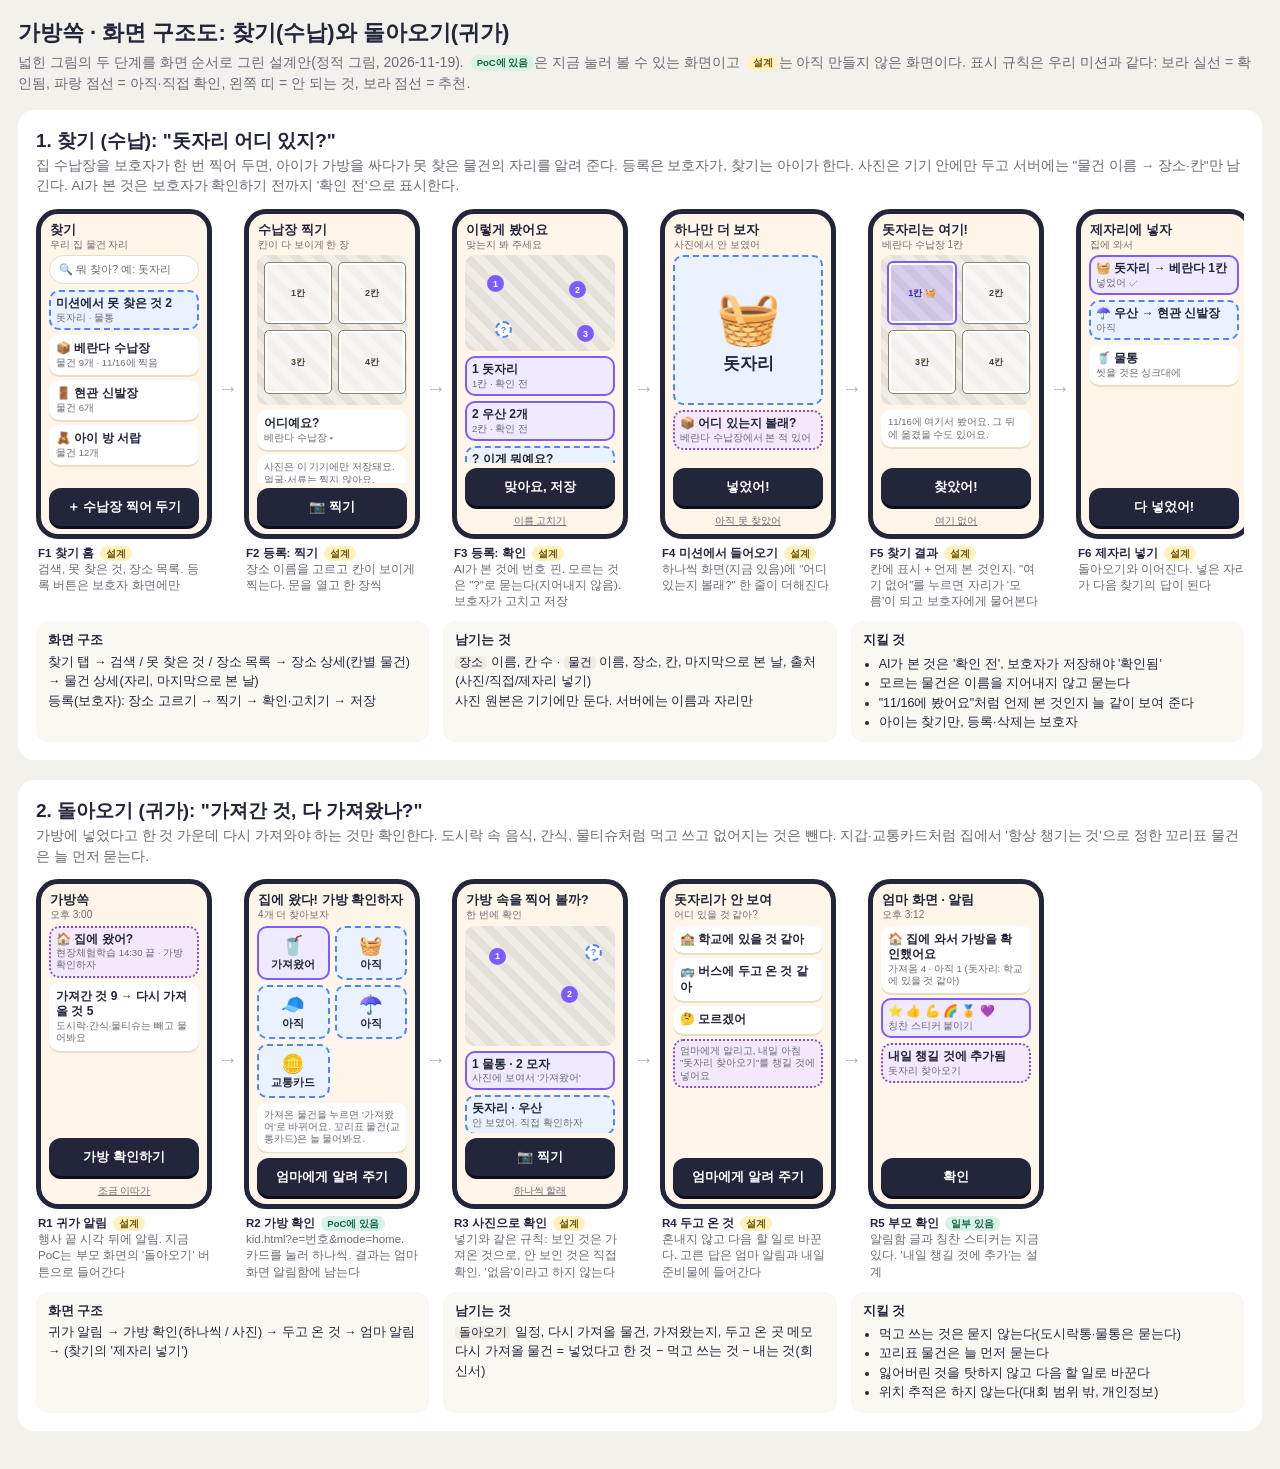
<file: docs/demo/app/design/uiux.html>
<!doctype html>
<html lang="ko"><head><meta charset="utf-8"><meta name="viewport" content="width=device-width,initial-scale=1">
<title>가방쏙 · 화면 구조도: 찾기(수납)와 돌아오기(귀가)</title>
<style>
:root{--ink:#23263a;--sub:#6b6a75;--bg:#fff6e9;--paper:#fff;--edge:#eadcc5;--done:#7c5cff;--dsoft:#efeaff;--todo:#4f86f7;--tsoft:#eaf1ff;--warn:#b8432f;--wsoft:#fde9e4;--rec:#8a4fb0;--rsoft:#f3e9fb;--y:#fff1bf;--g:#d8f3e6}
*{box-sizing:border-box}body{margin:0;background:#f3f1ec;color:var(--ink);font-family:-apple-system,"Apple SD Gothic Neo","Noto Sans KR",sans-serif}
.wrap{max-width:1290px;margin:0 auto;padding:18px}
h1{font-size:22px;margin:0 0 4px}.lead{color:var(--sub);font-size:14px;margin:0 0 16px;line-height:1.5}
section{background:#fff;border-radius:16px;padding:18px;margin:0 0 20px}
h2{font-size:19px;margin:0 0 2px}h3{font-size:14px;margin:14px 0 6px}.why{color:var(--sub);font-size:13.5px;margin:0 0 12px;line-height:1.5}
.flow{display:flex;gap:6px;align-items:flex-start;overflow-x:auto;padding-bottom:6px}
.step{flex:none;width:176px}.arrow{flex:none;align-self:center;font-size:20px;color:#b9b2a4;margin-top:-40px}
.ph{width:176px;height:330px;border:5px solid #23263a;border-radius:22px;background:var(--bg);overflow:hidden;display:flex;flex-direction:column;font-size:11px;position:relative}
.top{padding:8px 9px 4px;font-weight:800;font-size:13px;line-height:1.25}.top small{display:block;font-weight:400;color:var(--sub);font-size:10px;margin-top:1px}
.b{flex:1;padding:0 8px;overflow:hidden}
.c{background:var(--paper);border-radius:10px;padding:6px 7px;margin-bottom:5px;box-shadow:0 2px 0 var(--edge);line-height:1.3}
.c b{font-size:12px}.c small{display:block;color:var(--sub);font-size:9.5px}
.c.d{background:var(--dsoft);outline:2px solid var(--done);outline-offset:-2px;box-shadow:none}.c.t{background:var(--tsoft);outline:2px dashed var(--todo);outline-offset:-2px;box-shadow:none}
.c.w{background:var(--wsoft);border-left:5px solid var(--warn);box-shadow:none}.c.r{background:var(--rsoft);outline:2px dotted var(--rec);outline-offset:-2px;box-shadow:none}
.cta{margin:5px 8px 8px;border-radius:12px;background:var(--ink);color:#fff;text-align:center;font-weight:800;font-size:13px;padding:10px 4px;box-shadow:0 3px 0 #0c0e19}
.sub{font-size:10px;color:var(--sub);text-align:center;text-decoration:underline;margin:0 0 6px}
.photo{height:96px;border-radius:9px;background:repeating-linear-gradient(45deg,#e5e1d8,#e5e1d8 8px,#f0ede6 8px,#f0ede6 16px);position:relative;margin-bottom:5px}
.slot{position:absolute;border:2px solid #fff;outline:1.5px solid #8a8273;border-radius:4px;font-size:9px;font-weight:700;color:#4a4335;display:flex;align-items:center;justify-content:center;background:rgba(255,255,255,.55)}
.slot.hit{outline:2.5px solid var(--done);background:rgba(124,92,255,.22);color:#3b23a8}
.pin{position:absolute;width:17px;height:17px;border-radius:50%;background:var(--done);color:#fff;font-size:9px;font-weight:800;display:flex;align-items:center;justify-content:center}
.pin.q{background:#fff;color:var(--todo);border:2px dashed var(--todo)}
.grid{display:grid;grid-template-columns:1fr 1fr;gap:5px}.tile{background:var(--paper);border-radius:10px;height:54px;display:flex;flex-direction:column;align-items:center;justify-content:center;font-weight:800;font-size:11px;box-shadow:0 2px 0 var(--edge)}
.tile span{font-size:19px}.tile.d{background:var(--dsoft);outline:2px solid var(--done);outline-offset:-2px;box-shadow:none}.tile.t{background:var(--tsoft);outline:2px dashed var(--todo);outline-offset:-2px;box-shadow:none}
.cap{font-size:11.5px;color:var(--ink);margin:6px 2px 0;line-height:1.4}.cap b{display:block}.cap i{font-style:normal;color:var(--sub)}
.tag{display:inline-block;font-size:9.5px;border-radius:99px;padding:1px 6px;font-weight:700;margin-left:3px;vertical-align:middle}
.tag.now{background:var(--g);color:#14633f}.tag.next{background:var(--y);color:#6b5200}
.search{background:#fff;border:1.5px solid var(--edge);border-radius:99px;padding:6px 9px;color:var(--sub);margin-bottom:6px}
.cols{display:grid;grid-template-columns:1fr 1fr 1fr;gap:14px;margin-top:6px}.cols>div{background:#faf8f3;border-radius:12px;padding:10px 12px;font-size:12.5px;line-height:1.55}
.cols b{display:block;margin-bottom:2px}.cols code{background:#efece4;border-radius:4px;padding:0 4px;font-size:11.5px}
ul{margin:4px 0 0;padding-left:16px}
</style></head><body><div class="wrap">
<h1>가방쏙 · 화면 구조도: 찾기(수납)와 돌아오기(귀가)</h1>
<p class="lead">넓힌 그림의 두 단계를 화면 순서로 그린 설계안(정적 그림, 2026-11-19). <span class="tag now">PoC에 있음</span>은 지금 눌러 볼 수 있는 화면이고 <span class="tag next">설계</span>는 아직 만들지 않은 화면이다. 표시 규칙은 우리 미션과 같다: 보라 실선 = 확인됨, 파랑 점선 = 아직·직접 확인, 왼쪽 띠 = 안 되는 것, 보라 점선 = 추천.</p>

<section><h2>1. 찾기 (수납): "돗자리 어디 있지?"</h2>
<p class="why">집 수납장을 보호자가 한 번 찍어 두면, 아이가 가방을 싸다가 못 찾은 물건의 자리를 알려 준다. 등록은 보호자가, 찾기는 아이가 한다. 사진은 기기 안에만 두고 서버에는 "물건 이름 → 장소·칸"만 남긴다. AI가 본 것은 보호자가 확인하기 전까지 '확인 전'으로 표시한다.</p>
<div class="flow">
<div class="step"><div class="ph"><div class="top">찾기<small>우리 집 물건 자리</small></div><div class="b">
<div class="search">🔍 뭐 찾아? 예: 돗자리</div>
<div class="c t"><b>미션에서 못 찾은 것 2</b><small>돗자리 · 물통</small></div>
<div class="c"><b>📦 베란다 수납장</b><small>물건 9개 · 11/16에 찍음</small></div>
<div class="c"><b>🚪 현관 신발장</b><small>물건 6개</small></div>
<div class="c"><b>🧸 아이 방 서랍</b><small>물건 12개</small></div>
</div><div class="cta">＋ 수납장 찍어 두기</div></div>
<div class="cap"><b>F1 찾기 홈 <span class="tag next">설계</span></b><i>검색, 못 찾은 것, 장소 목록. 등록 버튼은 보호자 화면에만</i></div></div>
<div class="arrow">→</div>
<div class="step"><div class="ph"><div class="top">수납장 찍기<small>칸이 다 보이게 한 장</small></div><div class="b">
<div class="photo" style="height:150px"><div class="slot" style="left:8px;top:8px;width:66px;height:60px">1칸</div><div class="slot" style="left:82px;top:8px;width:66px;height:60px">2칸</div><div class="slot" style="left:8px;top:76px;width:66px;height:62px">3칸</div><div class="slot" style="left:82px;top:76px;width:66px;height:62px">4칸</div></div>
<div class="c"><b>어디예요?</b><small>베란다 수납장 ▾</small></div>
<div class="c"><small>사진은 이 기기에만 저장돼요. 얼굴·서류는 찍지 않아요.</small></div>
</div><div class="cta">📷 찍기</div></div>
<div class="cap"><b>F2 등록: 찍기 <span class="tag next">설계</span></b><i>장소 이름을 고르고 칸이 보이게 찍는다. 문을 열고 한 장씩</i></div></div>
<div class="arrow">→</div>
<div class="step"><div class="ph"><div class="top">이렇게 봤어요<small>맞는지 봐 주세요</small></div><div class="b">
<div class="photo"><div class="pin" style="left:22px;top:20px">1</div><div class="pin" style="left:104px;top:26px">2</div><div class="pin q" style="left:30px;top:66px">?</div><div class="pin" style="left:112px;top:70px">3</div></div>
<div class="c d"><b>1 돗자리</b><small>1칸 · 확인 전</small></div>
<div class="c d"><b>2 우산 2개</b><small>2칸 · 확인 전</small></div>
<div class="c t"><b>? 이게 뭐예요?</b><small>3칸 · 이름을 적어 주세요</small></div>
<div class="c d"><b>3 물통</b><small>4칸 · 확인 전</small></div>
</div><div class="cta">맞아요, 저장</div><div class="sub">이름 고치기</div></div>
<div class="cap"><b>F3 등록: 확인 <span class="tag next">설계</span></b><i>AI가 본 것에 번호 핀. 모르는 것은 "?"로 묻는다(지어내지 않음). 보호자가 고치고 저장</i></div></div>
<div class="arrow">→</div>
<div class="step"><div class="ph"><div class="top">하나만 더 보자<small>사진에서 안 보였어</small></div><div class="b">
<div class="c t" style="height:150px;display:flex;flex-direction:column;align-items:center;justify-content:center"><span style="font-size:52px">🧺</span><b style="font-size:17px">돗자리</b></div>
<div class="c r"><b>📦 어디 있는지 볼래?</b><small>베란다 수납장에서 본 적 있어</small></div>
</div><div class="cta">넣었어!</div><div class="sub">아직 못 찾았어</div></div>
<div class="cap"><b>F4 미션에서 들어오기 <span class="tag next">설계</span></b><i>하나씩 화면(지금 있음)에 "어디 있는지 볼래?" 한 줄이 더해진다</i></div></div>
<div class="arrow">→</div>
<div class="step"><div class="ph"><div class="top">돗자리는 여기!<small>베란다 수납장 1칸</small></div><div class="b">
<div class="photo" style="height:150px"><div class="slot hit" style="left:8px;top:8px;width:66px;height:60px">1칸 🧺</div><div class="slot" style="left:82px;top:8px;width:66px;height:60px">2칸</div><div class="slot" style="left:8px;top:76px;width:66px;height:62px">3칸</div><div class="slot" style="left:82px;top:76px;width:66px;height:62px">4칸</div></div>
<div class="c"><small>11/16에 여기서 봤어요. 그 뒤에 옮겼을 수도 있어요.</small></div>
</div><div class="cta">찾았어!</div><div class="sub">여기 없어</div></div>
<div class="cap"><b>F5 찾기 결과 <span class="tag next">설계</span></b><i>칸에 표시 + 언제 본 것인지. "여기 없어"를 누르면 자리가 '모름'이 되고 보호자에게 물어본다</i></div></div>
<div class="arrow">→</div>
<div class="step"><div class="ph"><div class="top">제자리에 넣자<small>집에 와서</small></div><div class="b">
<div class="c d"><b>🧺 돗자리 → 베란다 1칸</b><small>넣었어 ✓</small></div>
<div class="c t"><b>☂️ 우산 → 현관 신발장</b><small>아직</small></div>
<div class="c"><b>🥤 물통</b><small>씻을 것은 싱크대에</small></div>
</div><div class="cta">다 넣었어!</div></div>
<div class="cap"><b>F6 제자리 넣기 <span class="tag next">설계</span></b><i>돌아오기와 이어진다. 넣은 자리가 다음 찾기의 답이 된다</i></div></div>
</div>
<div class="cols">
<div><b>화면 구조</b>찾기 탭 → 검색 / 못 찾은 것 / 장소 목록 → 장소 상세(칸별 물건) → 물건 상세(자리, 마지막으로 본 날)<br>등록(보호자): 장소 고르기 → 찍기 → 확인·고치기 → 저장</div>
<div><b>남기는 것</b><code>장소</code> 이름, 칸 수 · <code>물건</code> 이름, 장소, 칸, 마지막으로 본 날, 출처(사진/직접/제자리 넣기)<br>사진 원본은 기기에만 둔다. 서버에는 이름과 자리만</div>
<div><b>지킬 것</b><ul><li>AI가 본 것은 '확인 전', 보호자가 저장해야 '확인됨'</li><li>모르는 물건은 이름을 지어내지 않고 묻는다</li><li>"11/16에 봤어요"처럼 언제 본 것인지 늘 같이 보여 준다</li><li>아이는 찾기만, 등록·삭제는 보호자</li></ul></div>
</div></section>

<section><h2>2. 돌아오기 (귀가): "가져간 것, 다 가져왔나?"</h2>
<p class="why">가방에 넣었다고 한 것 가운데 다시 가져와야 하는 것만 확인한다. 도시락 속 음식, 간식, 물티슈처럼 먹고 쓰고 없어지는 것은 뺀다. 지갑·교통카드처럼 집에서 '항상 챙기는 것'으로 정한 꼬리표 물건은 늘 먼저 묻는다.</p>
<div class="flow">
<div class="step"><div class="ph"><div class="top">가방쏙<small>오후 3:00</small></div><div class="b">
<div class="c r"><b>🏠 집에 왔어?</b><small>현장체험학습 14:30 끝 · 가방 확인하자</small></div>
<div class="c"><b>가져간 것 9 → 다시 가져올 것 5</b><small>도시락·간식·물티슈는 빼고 물어봐요</small></div>
</div><div class="cta">가방 확인하기</div><div class="sub">조금 이따가</div></div>
<div class="cap"><b>R1 귀가 알림 <span class="tag next">설계</span></b><i>행사 끝 시각 뒤에 알림. 지금 PoC는 부모 화면의 '돌아오기' 버튼으로 들어간다</i></div></div>
<div class="arrow">→</div>
<div class="step"><div class="ph"><div class="top">집에 왔다! 가방 확인하자<small>4개 더 찾아보자</small></div><div class="b">
<div class="grid"><div class="tile d"><span>🥤</span>가져왔어</div><div class="tile t"><span>🧺</span>아직</div><div class="tile t"><span>🧢</span>아직</div><div class="tile t"><span>☂️</span>아직</div><div class="tile t"><span>🪙</span>교통카드</div></div>
<div class="c" style="margin-top:5px"><small>가져온 물건을 누르면 '가져왔어'로 바뀌어요. 꼬리표 물건(교통카드)은 늘 물어봐요.</small></div>
</div><div class="cta">엄마에게 알려 주기</div></div>
<div class="cap"><b>R2 가방 확인 <span class="tag now">PoC에 있음</span></b><i>kid.html?e=번호&amp;mode=home. 카드를 눌러 하나씩. 결과는 엄마 화면 알림함에 남는다</i></div></div>
<div class="arrow">→</div>
<div class="step"><div class="ph"><div class="top">가방 속을 찍어 볼까?<small>한 번에 확인</small></div><div class="b">
<div class="photo" style="height:120px"><div class="pin" style="left:24px;top:22px">1</div><div class="pin" style="left:96px;top:60px">2</div><div class="pin q" style="left:120px;top:18px">?</div></div>
<div class="c d"><b>1 물통 · 2 모자</b><small>사진에 보여서 '가져왔어'</small></div>
<div class="c t"><b>돗자리 · 우산</b><small>안 보였어. 직접 확인하자</small></div>
</div><div class="cta">📷 찍기</div><div class="sub">하나씩 할래</div></div>
<div class="cap"><b>R3 사진으로 확인 <span class="tag next">설계</span></b><i>넣기와 같은 규칙: 보인 것은 가져온 것으로, 안 보인 것은 직접 확인. '없음'이라고 하지 않는다</i></div></div>
<div class="arrow">→</div>
<div class="step"><div class="ph"><div class="top">돗자리가 안 보여<small>어디 있을 것 같아?</small></div><div class="b">
<div class="c"><b>🏫 학교에 있을 것 같아</b></div>
<div class="c"><b>🚌 버스에 두고 온 것 같아</b></div>
<div class="c"><b>🤔 모르겠어</b></div>
<div class="c r"><small>엄마에게 알리고, 내일 아침 "돗자리 찾아오기"를 챙길 것에 넣어요</small></div>
</div><div class="cta">엄마에게 알려 주기</div></div>
<div class="cap"><b>R4 두고 온 것 <span class="tag next">설계</span></b><i>혼내지 않고 다음 할 일로 바꾼다. 고른 답은 엄마 알림과 내일 준비물에 들어간다</i></div></div>
<div class="arrow">→</div>
<div class="step"><div class="ph"><div class="top">엄마 화면 · 알림<small>오후 3:12</small></div><div class="b">
<div class="c"><b>🏠 집에 와서 가방을 확인했어요</b><small>가져옴 4 · 아직 1 (돗자리: 학교에 있을 것 같아)</small></div>
<div class="c d"><b>⭐ 👍 💪 🌈 🏅 💜</b><small>칭찬 스티커 붙이기</small></div>
<div class="c r"><b>내일 챙길 것에 추가됨</b><small>돗자리 찾아오기</small></div>
</div><div class="cta">확인</div></div>
<div class="cap"><b>R5 부모 확인 <span class="tag now">일부 있음</span></b><i>알림함 글과 칭찬 스티커는 지금 있다. '내일 챙길 것에 추가'는 설계</i></div></div>
</div>
<div class="cols">
<div><b>화면 구조</b>귀가 알림 → 가방 확인(하나씩 / 사진) → 두고 온 것 → 엄마 알림 → (찾기의 '제자리 넣기')</div>
<div><b>남기는 것</b><code>돌아오기</code> 일정, 다시 가져올 물건, 가져왔는지, 두고 온 곳 메모<br>다시 가져올 물건 = 넣었다고 한 것 − 먹고 쓰는 것 − 내는 것(회신서)</div>
<div><b>지킬 것</b><ul><li>먹고 쓰는 것은 묻지 않는다(도시락통·물통은 묻는다)</li><li>꼬리표 물건은 늘 먼저 묻는다</li><li>잃어버린 것을 탓하지 않고 다음 할 일로 바꾼다</li><li>위치 추적은 하지 않는다(대회 범위 밖, 개인정보)</li></ul></div>
</div></section>
</div></body></html>
</file>
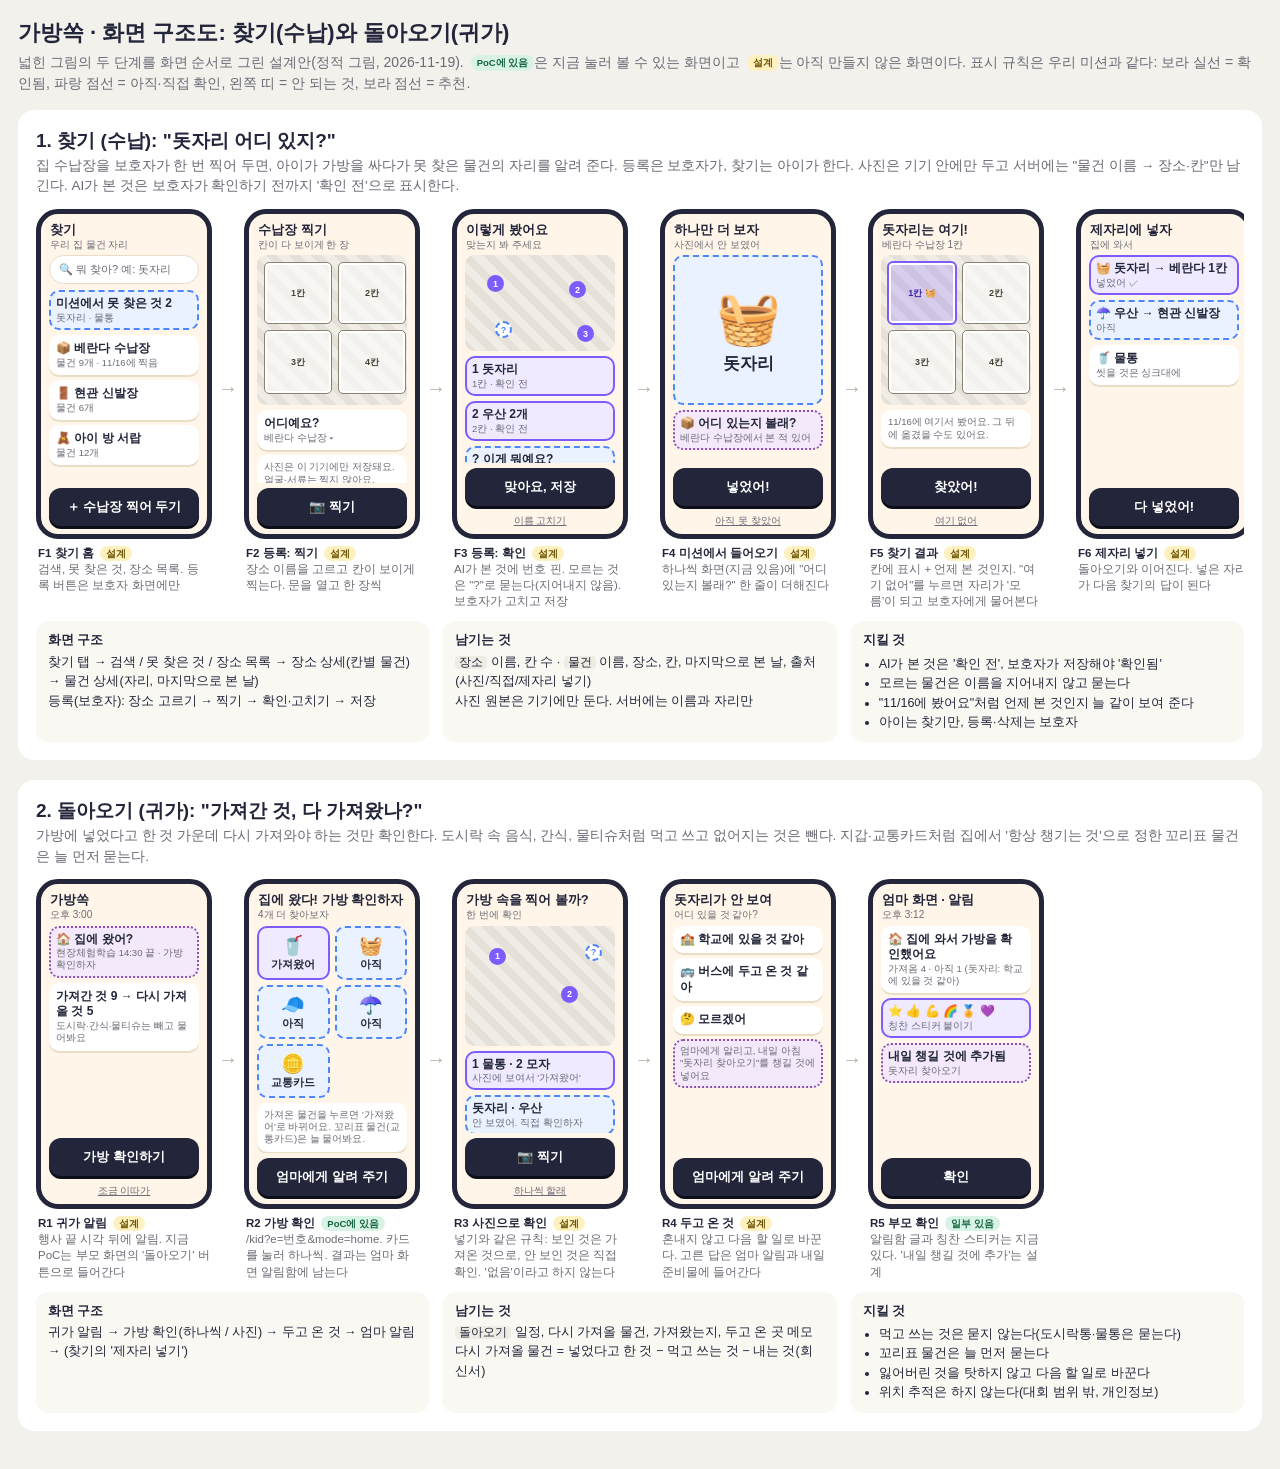
<file: poc/donghyun/app/static/design/uiux.html>
<!doctype html>
<html lang="ko"><head><meta charset="utf-8"><meta name="viewport" content="width=device-width,initial-scale=1">
<title>가방쏙 · 화면 구조도: 찾기(수납)와 돌아오기(귀가)</title>
<style>
:root{--ink:#23263a;--sub:#6b6a75;--bg:#fff6e9;--paper:#fff;--edge:#eadcc5;--done:#7c5cff;--dsoft:#efeaff;--todo:#4f86f7;--tsoft:#eaf1ff;--warn:#b8432f;--wsoft:#fde9e4;--rec:#8a4fb0;--rsoft:#f3e9fb;--y:#fff1bf;--g:#d8f3e6}
*{box-sizing:border-box}body{margin:0;background:#f3f1ec;color:var(--ink);font-family:-apple-system,"Apple SD Gothic Neo","Noto Sans KR",sans-serif}
.wrap{max-width:1290px;margin:0 auto;padding:18px}
h1{font-size:22px;margin:0 0 4px}.lead{color:var(--sub);font-size:14px;margin:0 0 16px;line-height:1.5}
section{background:#fff;border-radius:16px;padding:18px;margin:0 0 20px}
h2{font-size:19px;margin:0 0 2px}h3{font-size:14px;margin:14px 0 6px}.why{color:var(--sub);font-size:13.5px;margin:0 0 12px;line-height:1.5}
.flow{display:flex;gap:6px;align-items:flex-start;overflow-x:auto;padding-bottom:6px}
.step{flex:none;width:176px}.arrow{flex:none;align-self:center;font-size:20px;color:#b9b2a4;margin-top:-40px}
.ph{width:176px;height:330px;border:5px solid #23263a;border-radius:22px;background:var(--bg);overflow:hidden;display:flex;flex-direction:column;font-size:11px;position:relative}
.top{padding:8px 9px 4px;font-weight:800;font-size:13px;line-height:1.25}.top small{display:block;font-weight:400;color:var(--sub);font-size:10px;margin-top:1px}
.b{flex:1;padding:0 8px;overflow:hidden}
.c{background:var(--paper);border-radius:10px;padding:6px 7px;margin-bottom:5px;box-shadow:0 2px 0 var(--edge);line-height:1.3}
.c b{font-size:12px}.c small{display:block;color:var(--sub);font-size:9.5px}
.c.d{background:var(--dsoft);outline:2px solid var(--done);outline-offset:-2px;box-shadow:none}.c.t{background:var(--tsoft);outline:2px dashed var(--todo);outline-offset:-2px;box-shadow:none}
.c.w{background:var(--wsoft);border-left:5px solid var(--warn);box-shadow:none}.c.r{background:var(--rsoft);outline:2px dotted var(--rec);outline-offset:-2px;box-shadow:none}
.cta{margin:5px 8px 8px;border-radius:12px;background:var(--ink);color:#fff;text-align:center;font-weight:800;font-size:13px;padding:10px 4px;box-shadow:0 3px 0 #0c0e19}
.sub{font-size:10px;color:var(--sub);text-align:center;text-decoration:underline;margin:0 0 6px}
.photo{height:96px;border-radius:9px;background:repeating-linear-gradient(45deg,#e5e1d8,#e5e1d8 8px,#f0ede6 8px,#f0ede6 16px);position:relative;margin-bottom:5px}
.slot{position:absolute;border:2px solid #fff;outline:1.5px solid #8a8273;border-radius:4px;font-size:9px;font-weight:700;color:#4a4335;display:flex;align-items:center;justify-content:center;background:rgba(255,255,255,.55)}
.slot.hit{outline:2.5px solid var(--done);background:rgba(124,92,255,.22);color:#3b23a8}
.pin{position:absolute;width:17px;height:17px;border-radius:50%;background:var(--done);color:#fff;font-size:9px;font-weight:800;display:flex;align-items:center;justify-content:center}
.pin.q{background:#fff;color:var(--todo);border:2px dashed var(--todo)}
.grid{display:grid;grid-template-columns:1fr 1fr;gap:5px}.tile{background:var(--paper);border-radius:10px;height:54px;display:flex;flex-direction:column;align-items:center;justify-content:center;font-weight:800;font-size:11px;box-shadow:0 2px 0 var(--edge)}
.tile span{font-size:19px}.tile.d{background:var(--dsoft);outline:2px solid var(--done);outline-offset:-2px;box-shadow:none}.tile.t{background:var(--tsoft);outline:2px dashed var(--todo);outline-offset:-2px;box-shadow:none}
.cap{font-size:11.5px;color:var(--ink);margin:6px 2px 0;line-height:1.4}.cap b{display:block}.cap i{font-style:normal;color:var(--sub)}
.tag{display:inline-block;font-size:9.5px;border-radius:99px;padding:1px 6px;font-weight:700;margin-left:3px;vertical-align:middle}
.tag.now{background:var(--g);color:#14633f}.tag.next{background:var(--y);color:#6b5200}
.search{background:#fff;border:1.5px solid var(--edge);border-radius:99px;padding:6px 9px;color:var(--sub);margin-bottom:6px}
.cols{display:grid;grid-template-columns:1fr 1fr 1fr;gap:14px;margin-top:6px}.cols>div{background:#faf8f3;border-radius:12px;padding:10px 12px;font-size:12.5px;line-height:1.55}
.cols b{display:block;margin-bottom:2px}.cols code{background:#efece4;border-radius:4px;padding:0 4px;font-size:11.5px}
ul{margin:4px 0 0;padding-left:16px}
</style></head><body><div class="wrap">
<h1>가방쏙 · 화면 구조도: 찾기(수납)와 돌아오기(귀가)</h1>
<p class="lead">넓힌 그림의 두 단계를 화면 순서로 그린 설계안(정적 그림, 2026-11-19). <span class="tag now">PoC에 있음</span>은 지금 눌러 볼 수 있는 화면이고 <span class="tag next">설계</span>는 아직 만들지 않은 화면이다. 표시 규칙은 우리 미션과 같다: 보라 실선 = 확인됨, 파랑 점선 = 아직·직접 확인, 왼쪽 띠 = 안 되는 것, 보라 점선 = 추천.</p>

<section><h2>1. 찾기 (수납): "돗자리 어디 있지?"</h2>
<p class="why">집 수납장을 보호자가 한 번 찍어 두면, 아이가 가방을 싸다가 못 찾은 물건의 자리를 알려 준다. 등록은 보호자가, 찾기는 아이가 한다. 사진은 기기 안에만 두고 서버에는 "물건 이름 → 장소·칸"만 남긴다. AI가 본 것은 보호자가 확인하기 전까지 '확인 전'으로 표시한다.</p>
<div class="flow">
<div class="step"><div class="ph"><div class="top">찾기<small>우리 집 물건 자리</small></div><div class="b">
<div class="search">🔍 뭐 찾아? 예: 돗자리</div>
<div class="c t"><b>미션에서 못 찾은 것 2</b><small>돗자리 · 물통</small></div>
<div class="c"><b>📦 베란다 수납장</b><small>물건 9개 · 11/16에 찍음</small></div>
<div class="c"><b>🚪 현관 신발장</b><small>물건 6개</small></div>
<div class="c"><b>🧸 아이 방 서랍</b><small>물건 12개</small></div>
</div><div class="cta">＋ 수납장 찍어 두기</div></div>
<div class="cap"><b>F1 찾기 홈 <span class="tag next">설계</span></b><i>검색, 못 찾은 것, 장소 목록. 등록 버튼은 보호자 화면에만</i></div></div>
<div class="arrow">→</div>
<div class="step"><div class="ph"><div class="top">수납장 찍기<small>칸이 다 보이게 한 장</small></div><div class="b">
<div class="photo" style="height:150px"><div class="slot" style="left:8px;top:8px;width:66px;height:60px">1칸</div><div class="slot" style="left:82px;top:8px;width:66px;height:60px">2칸</div><div class="slot" style="left:8px;top:76px;width:66px;height:62px">3칸</div><div class="slot" style="left:82px;top:76px;width:66px;height:62px">4칸</div></div>
<div class="c"><b>어디예요?</b><small>베란다 수납장 ▾</small></div>
<div class="c"><small>사진은 이 기기에만 저장돼요. 얼굴·서류는 찍지 않아요.</small></div>
</div><div class="cta">📷 찍기</div></div>
<div class="cap"><b>F2 등록: 찍기 <span class="tag next">설계</span></b><i>장소 이름을 고르고 칸이 보이게 찍는다. 문을 열고 한 장씩</i></div></div>
<div class="arrow">→</div>
<div class="step"><div class="ph"><div class="top">이렇게 봤어요<small>맞는지 봐 주세요</small></div><div class="b">
<div class="photo"><div class="pin" style="left:22px;top:20px">1</div><div class="pin" style="left:104px;top:26px">2</div><div class="pin q" style="left:30px;top:66px">?</div><div class="pin" style="left:112px;top:70px">3</div></div>
<div class="c d"><b>1 돗자리</b><small>1칸 · 확인 전</small></div>
<div class="c d"><b>2 우산 2개</b><small>2칸 · 확인 전</small></div>
<div class="c t"><b>? 이게 뭐예요?</b><small>3칸 · 이름을 적어 주세요</small></div>
<div class="c d"><b>3 물통</b><small>4칸 · 확인 전</small></div>
</div><div class="cta">맞아요, 저장</div><div class="sub">이름 고치기</div></div>
<div class="cap"><b>F3 등록: 확인 <span class="tag next">설계</span></b><i>AI가 본 것에 번호 핀. 모르는 것은 "?"로 묻는다(지어내지 않음). 보호자가 고치고 저장</i></div></div>
<div class="arrow">→</div>
<div class="step"><div class="ph"><div class="top">하나만 더 보자<small>사진에서 안 보였어</small></div><div class="b">
<div class="c t" style="height:150px;display:flex;flex-direction:column;align-items:center;justify-content:center"><span style="font-size:52px">🧺</span><b style="font-size:17px">돗자리</b></div>
<div class="c r"><b>📦 어디 있는지 볼래?</b><small>베란다 수납장에서 본 적 있어</small></div>
</div><div class="cta">넣었어!</div><div class="sub">아직 못 찾았어</div></div>
<div class="cap"><b>F4 미션에서 들어오기 <span class="tag next">설계</span></b><i>하나씩 화면(지금 있음)에 "어디 있는지 볼래?" 한 줄이 더해진다</i></div></div>
<div class="arrow">→</div>
<div class="step"><div class="ph"><div class="top">돗자리는 여기!<small>베란다 수납장 1칸</small></div><div class="b">
<div class="photo" style="height:150px"><div class="slot hit" style="left:8px;top:8px;width:66px;height:60px">1칸 🧺</div><div class="slot" style="left:82px;top:8px;width:66px;height:60px">2칸</div><div class="slot" style="left:8px;top:76px;width:66px;height:62px">3칸</div><div class="slot" style="left:82px;top:76px;width:66px;height:62px">4칸</div></div>
<div class="c"><small>11/16에 여기서 봤어요. 그 뒤에 옮겼을 수도 있어요.</small></div>
</div><div class="cta">찾았어!</div><div class="sub">여기 없어</div></div>
<div class="cap"><b>F5 찾기 결과 <span class="tag next">설계</span></b><i>칸에 표시 + 언제 본 것인지. "여기 없어"를 누르면 자리가 '모름'이 되고 보호자에게 물어본다</i></div></div>
<div class="arrow">→</div>
<div class="step"><div class="ph"><div class="top">제자리에 넣자<small>집에 와서</small></div><div class="b">
<div class="c d"><b>🧺 돗자리 → 베란다 1칸</b><small>넣었어 ✓</small></div>
<div class="c t"><b>☂️ 우산 → 현관 신발장</b><small>아직</small></div>
<div class="c"><b>🥤 물통</b><small>씻을 것은 싱크대에</small></div>
</div><div class="cta">다 넣었어!</div></div>
<div class="cap"><b>F6 제자리 넣기 <span class="tag next">설계</span></b><i>돌아오기와 이어진다. 넣은 자리가 다음 찾기의 답이 된다</i></div></div>
</div>
<div class="cols">
<div><b>화면 구조</b>찾기 탭 → 검색 / 못 찾은 것 / 장소 목록 → 장소 상세(칸별 물건) → 물건 상세(자리, 마지막으로 본 날)<br>등록(보호자): 장소 고르기 → 찍기 → 확인·고치기 → 저장</div>
<div><b>남기는 것</b><code>장소</code> 이름, 칸 수 · <code>물건</code> 이름, 장소, 칸, 마지막으로 본 날, 출처(사진/직접/제자리 넣기)<br>사진 원본은 기기에만 둔다. 서버에는 이름과 자리만</div>
<div><b>지킬 것</b><ul><li>AI가 본 것은 '확인 전', 보호자가 저장해야 '확인됨'</li><li>모르는 물건은 이름을 지어내지 않고 묻는다</li><li>"11/16에 봤어요"처럼 언제 본 것인지 늘 같이 보여 준다</li><li>아이는 찾기만, 등록·삭제는 보호자</li></ul></div>
</div></section>

<section><h2>2. 돌아오기 (귀가): "가져간 것, 다 가져왔나?"</h2>
<p class="why">가방에 넣었다고 한 것 가운데 다시 가져와야 하는 것만 확인한다. 도시락 속 음식, 간식, 물티슈처럼 먹고 쓰고 없어지는 것은 뺀다. 지갑·교통카드처럼 집에서 '항상 챙기는 것'으로 정한 꼬리표 물건은 늘 먼저 묻는다.</p>
<div class="flow">
<div class="step"><div class="ph"><div class="top">가방쏙<small>오후 3:00</small></div><div class="b">
<div class="c r"><b>🏠 집에 왔어?</b><small>현장체험학습 14:30 끝 · 가방 확인하자</small></div>
<div class="c"><b>가져간 것 9 → 다시 가져올 것 5</b><small>도시락·간식·물티슈는 빼고 물어봐요</small></div>
</div><div class="cta">가방 확인하기</div><div class="sub">조금 이따가</div></div>
<div class="cap"><b>R1 귀가 알림 <span class="tag next">설계</span></b><i>행사 끝 시각 뒤에 알림. 지금 PoC는 부모 화면의 '돌아오기' 버튼으로 들어간다</i></div></div>
<div class="arrow">→</div>
<div class="step"><div class="ph"><div class="top">집에 왔다! 가방 확인하자<small>4개 더 찾아보자</small></div><div class="b">
<div class="grid"><div class="tile d"><span>🥤</span>가져왔어</div><div class="tile t"><span>🧺</span>아직</div><div class="tile t"><span>🧢</span>아직</div><div class="tile t"><span>☂️</span>아직</div><div class="tile t"><span>🪙</span>교통카드</div></div>
<div class="c" style="margin-top:5px"><small>가져온 물건을 누르면 '가져왔어'로 바뀌어요. 꼬리표 물건(교통카드)은 늘 물어봐요.</small></div>
</div><div class="cta">엄마에게 알려 주기</div></div>
<div class="cap"><b>R2 가방 확인 <span class="tag now">PoC에 있음</span></b><i>/kid?e=번호&amp;mode=home. 카드를 눌러 하나씩. 결과는 엄마 화면 알림함에 남는다</i></div></div>
<div class="arrow">→</div>
<div class="step"><div class="ph"><div class="top">가방 속을 찍어 볼까?<small>한 번에 확인</small></div><div class="b">
<div class="photo" style="height:120px"><div class="pin" style="left:24px;top:22px">1</div><div class="pin" style="left:96px;top:60px">2</div><div class="pin q" style="left:120px;top:18px">?</div></div>
<div class="c d"><b>1 물통 · 2 모자</b><small>사진에 보여서 '가져왔어'</small></div>
<div class="c t"><b>돗자리 · 우산</b><small>안 보였어. 직접 확인하자</small></div>
</div><div class="cta">📷 찍기</div><div class="sub">하나씩 할래</div></div>
<div class="cap"><b>R3 사진으로 확인 <span class="tag next">설계</span></b><i>넣기와 같은 규칙: 보인 것은 가져온 것으로, 안 보인 것은 직접 확인. '없음'이라고 하지 않는다</i></div></div>
<div class="arrow">→</div>
<div class="step"><div class="ph"><div class="top">돗자리가 안 보여<small>어디 있을 것 같아?</small></div><div class="b">
<div class="c"><b>🏫 학교에 있을 것 같아</b></div>
<div class="c"><b>🚌 버스에 두고 온 것 같아</b></div>
<div class="c"><b>🤔 모르겠어</b></div>
<div class="c r"><small>엄마에게 알리고, 내일 아침 "돗자리 찾아오기"를 챙길 것에 넣어요</small></div>
</div><div class="cta">엄마에게 알려 주기</div></div>
<div class="cap"><b>R4 두고 온 것 <span class="tag next">설계</span></b><i>혼내지 않고 다음 할 일로 바꾼다. 고른 답은 엄마 알림과 내일 준비물에 들어간다</i></div></div>
<div class="arrow">→</div>
<div class="step"><div class="ph"><div class="top">엄마 화면 · 알림<small>오후 3:12</small></div><div class="b">
<div class="c"><b>🏠 집에 와서 가방을 확인했어요</b><small>가져옴 4 · 아직 1 (돗자리: 학교에 있을 것 같아)</small></div>
<div class="c d"><b>⭐ 👍 💪 🌈 🏅 💜</b><small>칭찬 스티커 붙이기</small></div>
<div class="c r"><b>내일 챙길 것에 추가됨</b><small>돗자리 찾아오기</small></div>
</div><div class="cta">확인</div></div>
<div class="cap"><b>R5 부모 확인 <span class="tag now">일부 있음</span></b><i>알림함 글과 칭찬 스티커는 지금 있다. '내일 챙길 것에 추가'는 설계</i></div></div>
</div>
<div class="cols">
<div><b>화면 구조</b>귀가 알림 → 가방 확인(하나씩 / 사진) → 두고 온 것 → 엄마 알림 → (찾기의 '제자리 넣기')</div>
<div><b>남기는 것</b><code>돌아오기</code> 일정, 다시 가져올 물건, 가져왔는지, 두고 온 곳 메모<br>다시 가져올 물건 = 넣었다고 한 것 − 먹고 쓰는 것 − 내는 것(회신서)</div>
<div><b>지킬 것</b><ul><li>먹고 쓰는 것은 묻지 않는다(도시락통·물통은 묻는다)</li><li>꼬리표 물건은 늘 먼저 묻는다</li><li>잃어버린 것을 탓하지 않고 다음 할 일로 바꾼다</li><li>위치 추적은 하지 않는다(대회 범위 밖, 개인정보)</li></ul></div>
</div></section>
</div></body></html>
</file>
